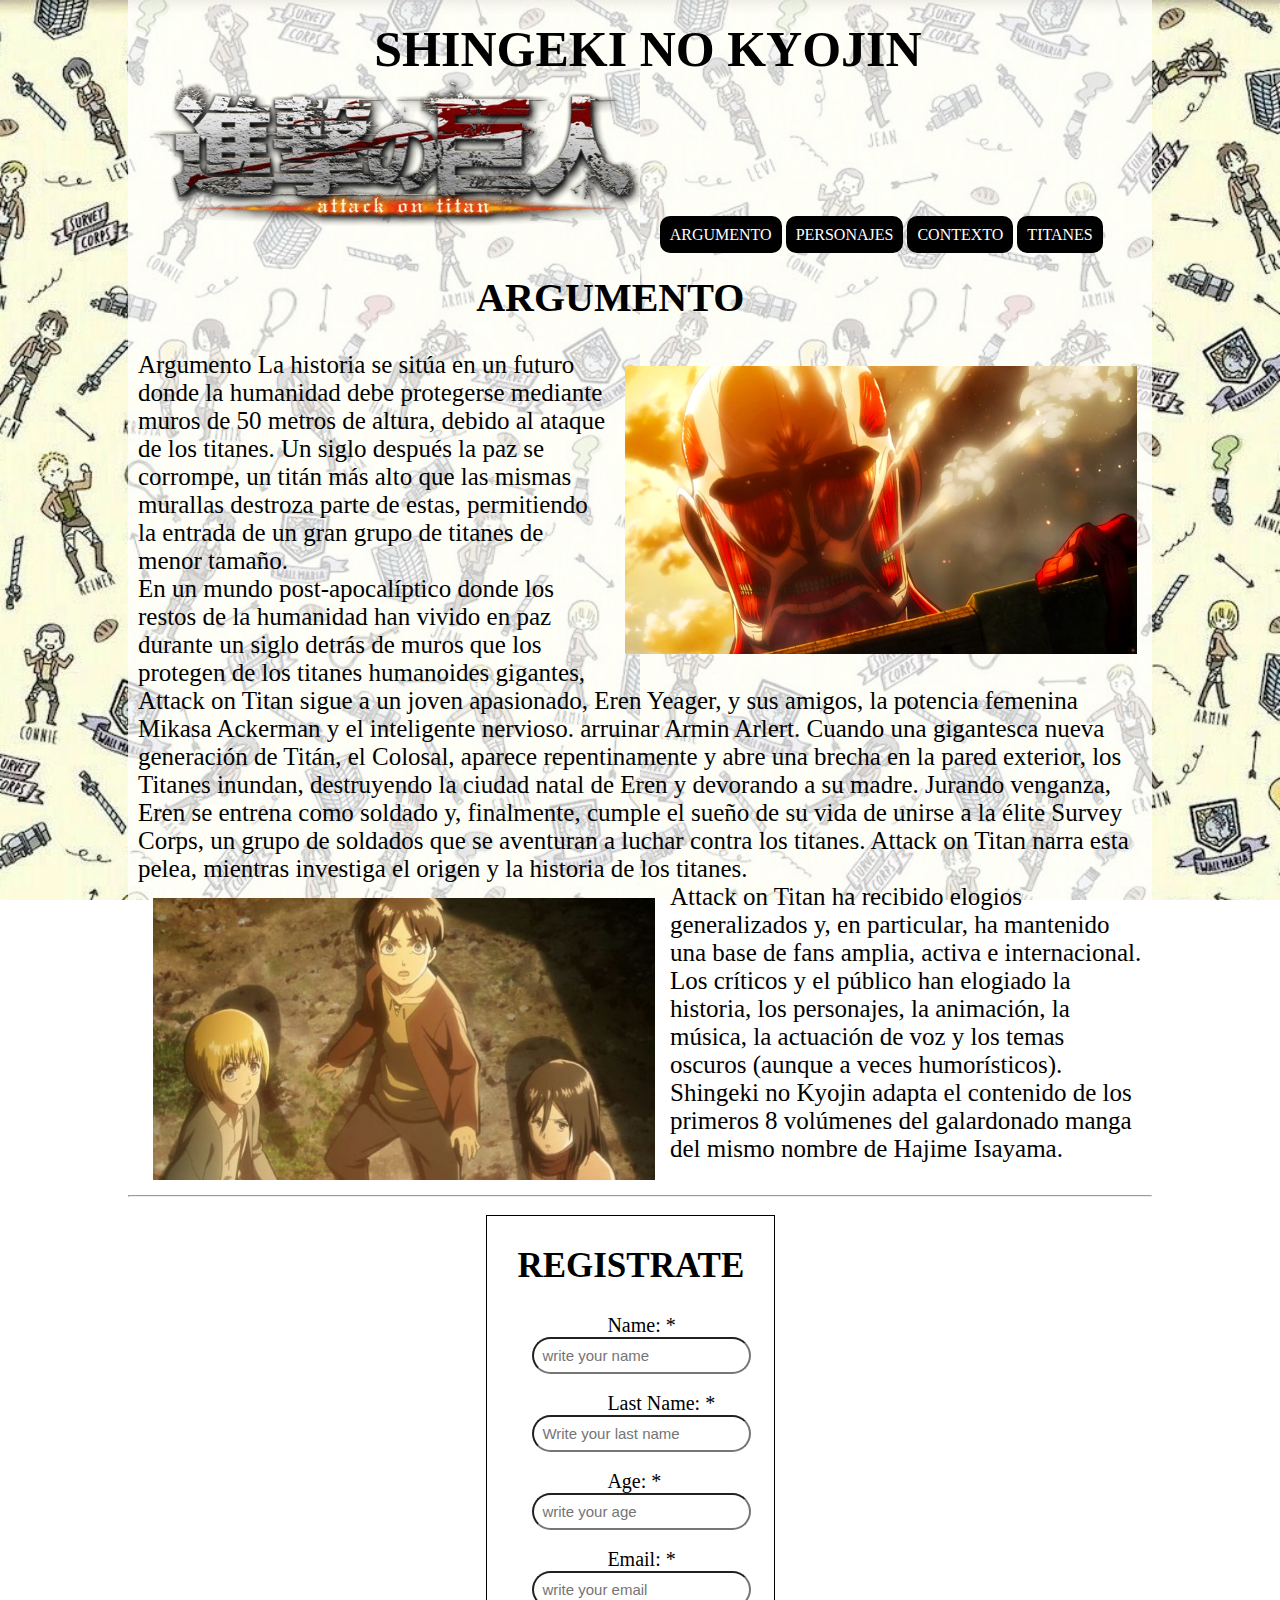
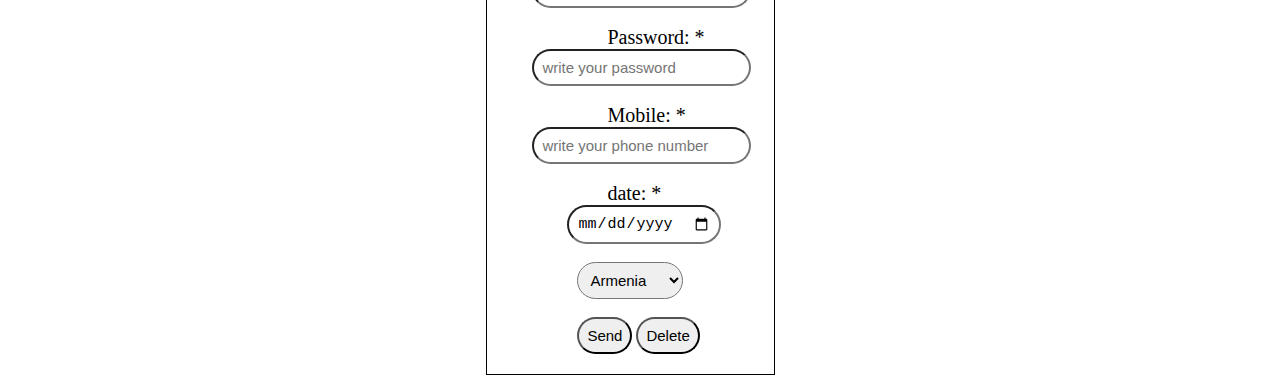
<file: index.html>
<!DOCTYPE html>
<html lang="en">
<head>
    <meta charset="UTF-8">
    <meta http-equiv="X-UA-Compatible" content="IE=edge">
    <meta name="viewport" content="width=device-width, initial-scale=1.0">
    <title>Shingeki no kyojin</title>
    <link rel="stylesheet" href="style.css">
</head>
<body>
    <main>
        <header>
        <h1 class="titulo">SHINGEKI NO KYOJIN</h1>
        <div class="logo" alt="Logo"></div>
        <img src="images/logo shingeki.png" id="logo">

        <nav>
            <ul>
                <li><a href="index.html">ARGUMENTO</a></li>
                <li><a href="personajes.html">PERSONAJES</a></li>
                <li><a href="contexto.html">CONTEXTO</a></li>
                <li><a href="titanes.html">TITANES</a></li>
            </ul>
        </nav>
        <div class="clear"></div>
        </header>

        <section>
            <h2 class="argumento">ARGUMENTO</h2>
            <img src="images/TitanColosalAsomado.png" alt="" class="titan">
            <p class="argumento-content">Argumento La historia se sitúa en un futuro donde la humanidad debe protegerse mediante muros de 50 metros de altura, debido al ataque de los titanes. Un siglo después la paz se corrompe, un titán más alto que las mismas murallas destroza parte de estas, permitiendo la entrada de un gran grupo de titanes de menor tamaño.
            <br>
            En un mundo post-apocalíptico donde los restos de la humanidad han vivido en paz durante un siglo detrás de muros que los protegen de los titanes humanoides gigantes, Attack on Titan sigue a un joven apasionado, Eren Yeager, y sus amigos, la potencia femenina Mikasa Ackerman y el inteligente nervioso. arruinar Armin Arlert. Cuando una gigantesca nueva generación de Titán, el Colosal, aparece repentinamente y abre una brecha en la pared exterior, los Titanes inundan, destruyendo la ciudad natal de Eren y devorando a su madre. Jurando venganza, Eren se entrena como soldado y, finalmente, cumple el sueño de su vida de unirse a la élite Survey Corps, un grupo de soldados que se aventuran a luchar contra los titanes. Attack on Titan narra esta pelea, mientras investiga el origen y la historia de los titanes.
            <img src="images/amigosEREN.jpg" alt="" id="Friends">
            <br>
            
            Attack on Titan ha recibido elogios generalizados y, en particular, ha mantenido una base de fans amplia, activa e internacional. Los críticos y el público han elogiado la historia, los personajes, la animación, la música, la actuación de voz y los temas oscuros (aunque a veces humorísticos).
            Shingeki no Kyojin adapta el contenido de los primeros 8 volúmenes del galardonado manga del mismo nombre de Hajime Isayama.
            </p>
            
            <div class="clear"></div>
            
        </section>
        <hr>
        <br>
        <footer class="footer">
            <form>
                <h2 class="Names">REGISTRATE</h2>
    
                <br>
                <label for="name" id="nombre" class="formText">Name: *</label><br>
                <input type="text" id="name" placeholder="write your name" maxlength="15" required class="input"><br>
                <br>
                <label for="lestName" id="apellido" class="formText">Last Name: *</label><br>
                <input type="text" id="lestName" placeholder="Write your last name" maxlength="15" required class="input"><br>
                <br>
                <label for="age" id="age" class="formText">Age: *</label><br>
                <input type="number" id="age" placeholder="write your age" maxlength="2" required class="input"><br>
                <br>   
                <label for="email" id="email" class="formText">Email: *</label><br>
                <input type="email" id="email" placeholder="write your email" max="100" required class="input"><br>
                <br> 
                <label for="password" id="password" class="formText">Password: *</label><br>
                <input type="password" id="password" placeholder="write your password" max="100" required class="input"><br>
                <br>
                <label for="Mobile" id="Mobile" class="formText">Mobile: *</label><br>
                <input type="tel" id="Mobile" placeholder="write your phone number"  required class="input">
                <br>
                <br>
                <label for="date" placeholder="" id="date" class="formText">date: *</label><br>
                <input type="date" id="date"   required class="input-1">
                <br>
                <br>
                <select name="ciudad" class="input-2">
                    <option value="Aremnia">Armenia</option>
    
                    <option value="Manizales">Manizales</option>
    
                    <option value="Pereira">Pereira</option>
                </select>
                <br>
                <br>
                <input type="submit" value="Send" class="input-2"></input>
                <input type="reset" value="Delete" id="delete"></input>
            </form>

        </footer>
        <div class="clear"></div>
    </main>
    
</body>
</html>
</file>
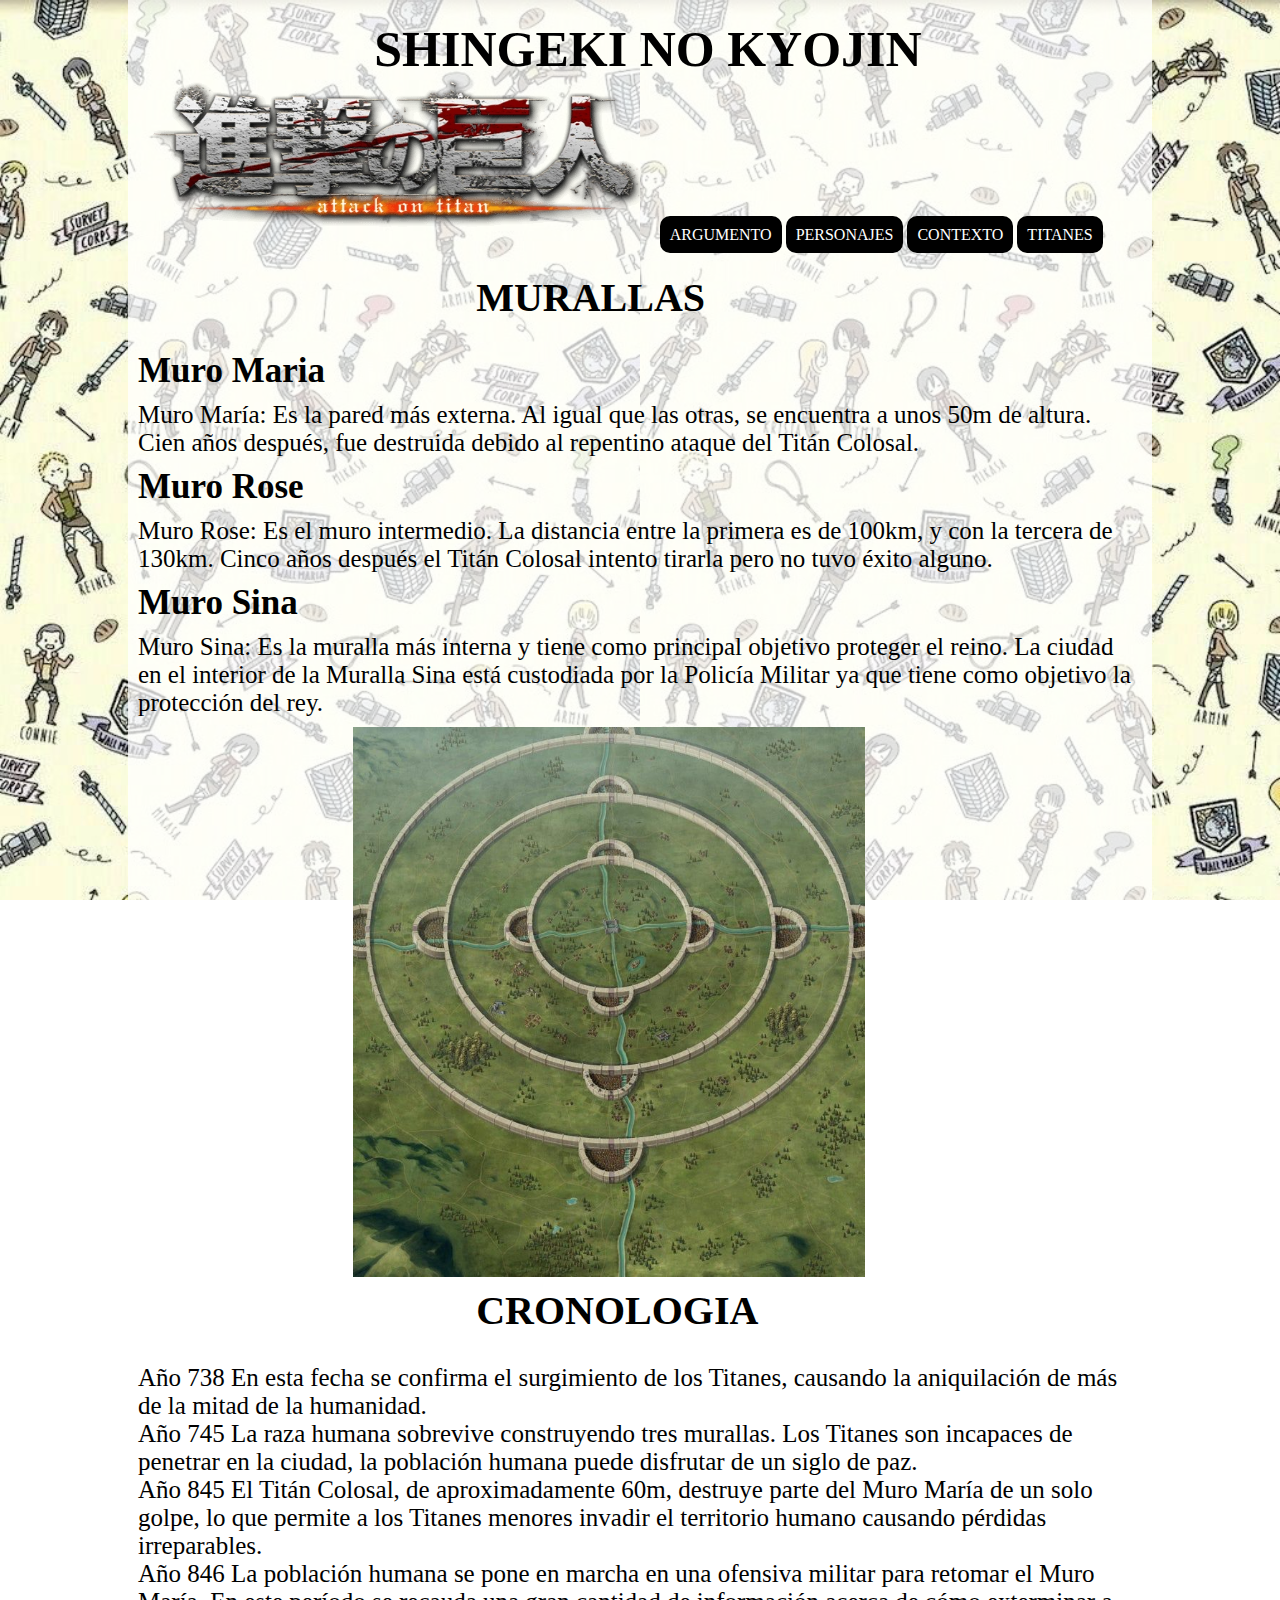
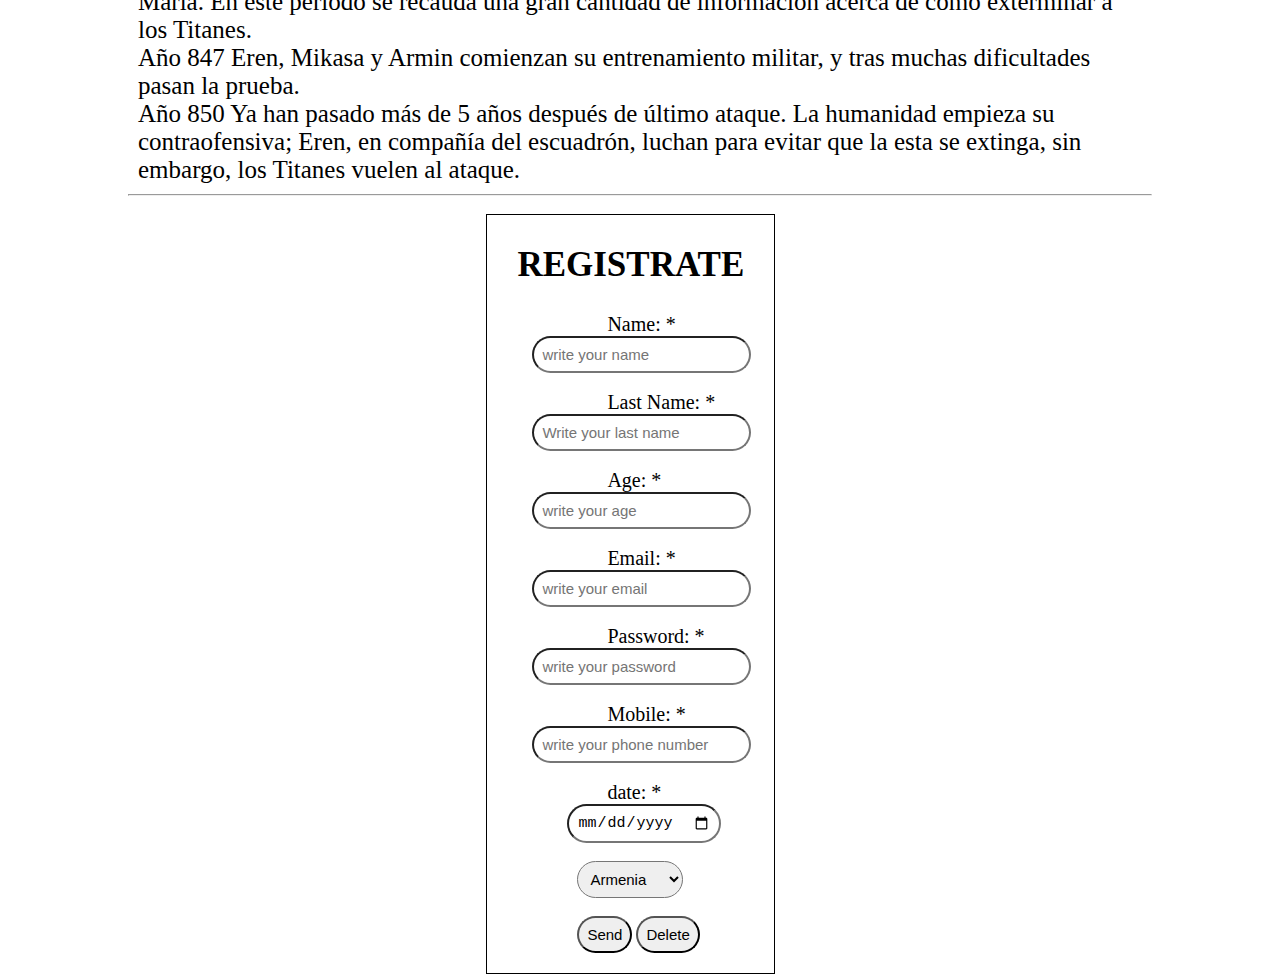
<file: contexto.html>
<!DOCTYPE html>
<html lang="en">
<head>
    <meta charset="UTF-8">
    <meta http-equiv="X-UA-Compatible" content="IE=edge">
    <meta name="viewport" content="width=device-width, initial-scale=1.0">
    <title>Shingeki no kyojin</title>
    <link rel="stylesheet" href="style.css">
</head>
<body>
    <main>
        <header>
        <h1 class="titulo">SHINGEKI NO KYOJIN</h1>
        <div class="logo" alt="Logo"></div>
        <img src="images/logo shingeki.png" id="logo">

        <nav>
            <ul>
                <li><a href="index.html">ARGUMENTO</a></li>
                <li><a href="personajes.html">PERSONAJES</a></li>
                <li><a href="contexto.html">CONTEXTO</a></li>
                <li><a href="titanes.html">TITANES</a></li>
            </ul>
        </nav>
        <div class="clear"></div>
        </header>

        <section>
            <h2 class="argumento">MURALLAS</h2>
            <h3 class="Names">Muro Maria</h3>
            <p class="argumento-content">Muro María: Es la pared más externa. Al igual que las otras, se encuentra a unos 50m de altura. Cien años después, fue destruida debido al repentino ataque del Titán Colosal.</p>
            <h3 class="Names">Muro Rose</h3>
            <p class="argumento-content">Muro Rose: Es el muro intermedio. La distancia entre la primera es de 100km, y con la tercera de 130km. Cinco años después el Titán Colosal intento tirarla pero no tuvo éxito alguno.</p>
            <h3 class="Names">Muro Sina</h3>
            <p class="argumento-content">Muro Sina: Es la muralla más interna y tiene como principal objetivo proteger el reino. La ciudad en el interior de la Muralla Sina está custodiada por la Policía Militar ya que tiene como objetivo la protección del rey.</p>

            <img src="images/murallas.jpg" alt="" class="murallas">
            <div class="clear"></div>

            <h2 class="argumento">CRONOLOGIA</h2>
            <p class="argumento-content">Año 738 En esta fecha se confirma el surgimiento de los Titanes, causando la aniquilación de más de la mitad de la humanidad. 
            <br>
            Año 745 La raza humana sobrevive construyendo tres murallas. Los Titanes son incapaces de penetrar en la ciudad, la población humana puede disfrutar de un siglo de paz.
            <br>
            Año 845 El Titán Colosal, de aproximadamente 60m, destruye parte del Muro María de un solo golpe, lo que permite a los Titanes menores invadir el territorio humano causando pérdidas irreparables.
            <br>
            Año 846 La población humana se pone en marcha en una ofensiva militar para retomar el Muro María. En este período se recauda una gran cantidad de información acerca de cómo exterminar a los Titanes.
            <br>
            Año 847 Eren, Mikasa y Armin comienzan su entrenamiento militar, y tras muchas dificultades pasan la prueba.
            <br>
            Año 850 Ya han pasado más de 5 años después de último ataque. La humanidad empieza su contraofensiva; Eren, en compañía del escuadrón, luchan para evitar que la esta se extinga, sin embargo, los Titanes vuelen al ataque.</p>

        </section>
        <hr>
        <br>
        <footer class="footer">
            <form>
                <h2 class="Names">REGISTRATE</h2>
    
                <br>
                <label for="name" id="nombre" class="formText">Name: *</label><br>
                <input type="text" id="name" placeholder="write your name" maxlength="15" required class="input"><br>
                <br>
                <label for="lestName" id="apellido" class="formText">Last Name: *</label><br>
                <input type="text" id="lestName" placeholder="Write your last name" maxlength="15" required class="input"><br>
                <br>
                <label for="age" id="age" class="formText">Age: *</label><br>
                <input type="number" id="age" placeholder="write your age" maxlength="2" required class="input"><br>
                <br>   
                <label for="email" id="email" class="formText">Email: *</label><br>
                <input type="email" id="email" placeholder="write your email" max="100" required class="input"><br>
                <br> 
                <label for="password" id="password" class="formText">Password: *</label><br>
                <input type="password" id="password" placeholder="write your password" max="100" required class="input"><br>
                <br>
                <label for="Mobile" id="Mobile" class="formText">Mobile: *</label><br>
                <input type="tel" id="Mobile" placeholder="write your phone number"  required class="input">
                <br>
                <br>
                <label for="date" placeholder="" id="date" class="formText">date: *</label><br>
                <input type="date" id="date"   required class="input-1">
                <br>
                <br>
                <select name="ciudad" class="input-2">
                    <option value="Aremnia">Armenia</option>
    
                    <option value="Manizales">Manizales</option>
    
                    <option value="Pereira">Pereira</option>
                </select>
                <br>
                <br>
                <input type="submit" value="Send" class="input-2"></input>
                <input type="reset" value="Delete" id="delete"></input>
            </form>

        </footer>
        <div class="clear"></div>
    </main>
    
</body>
</html>
</file>
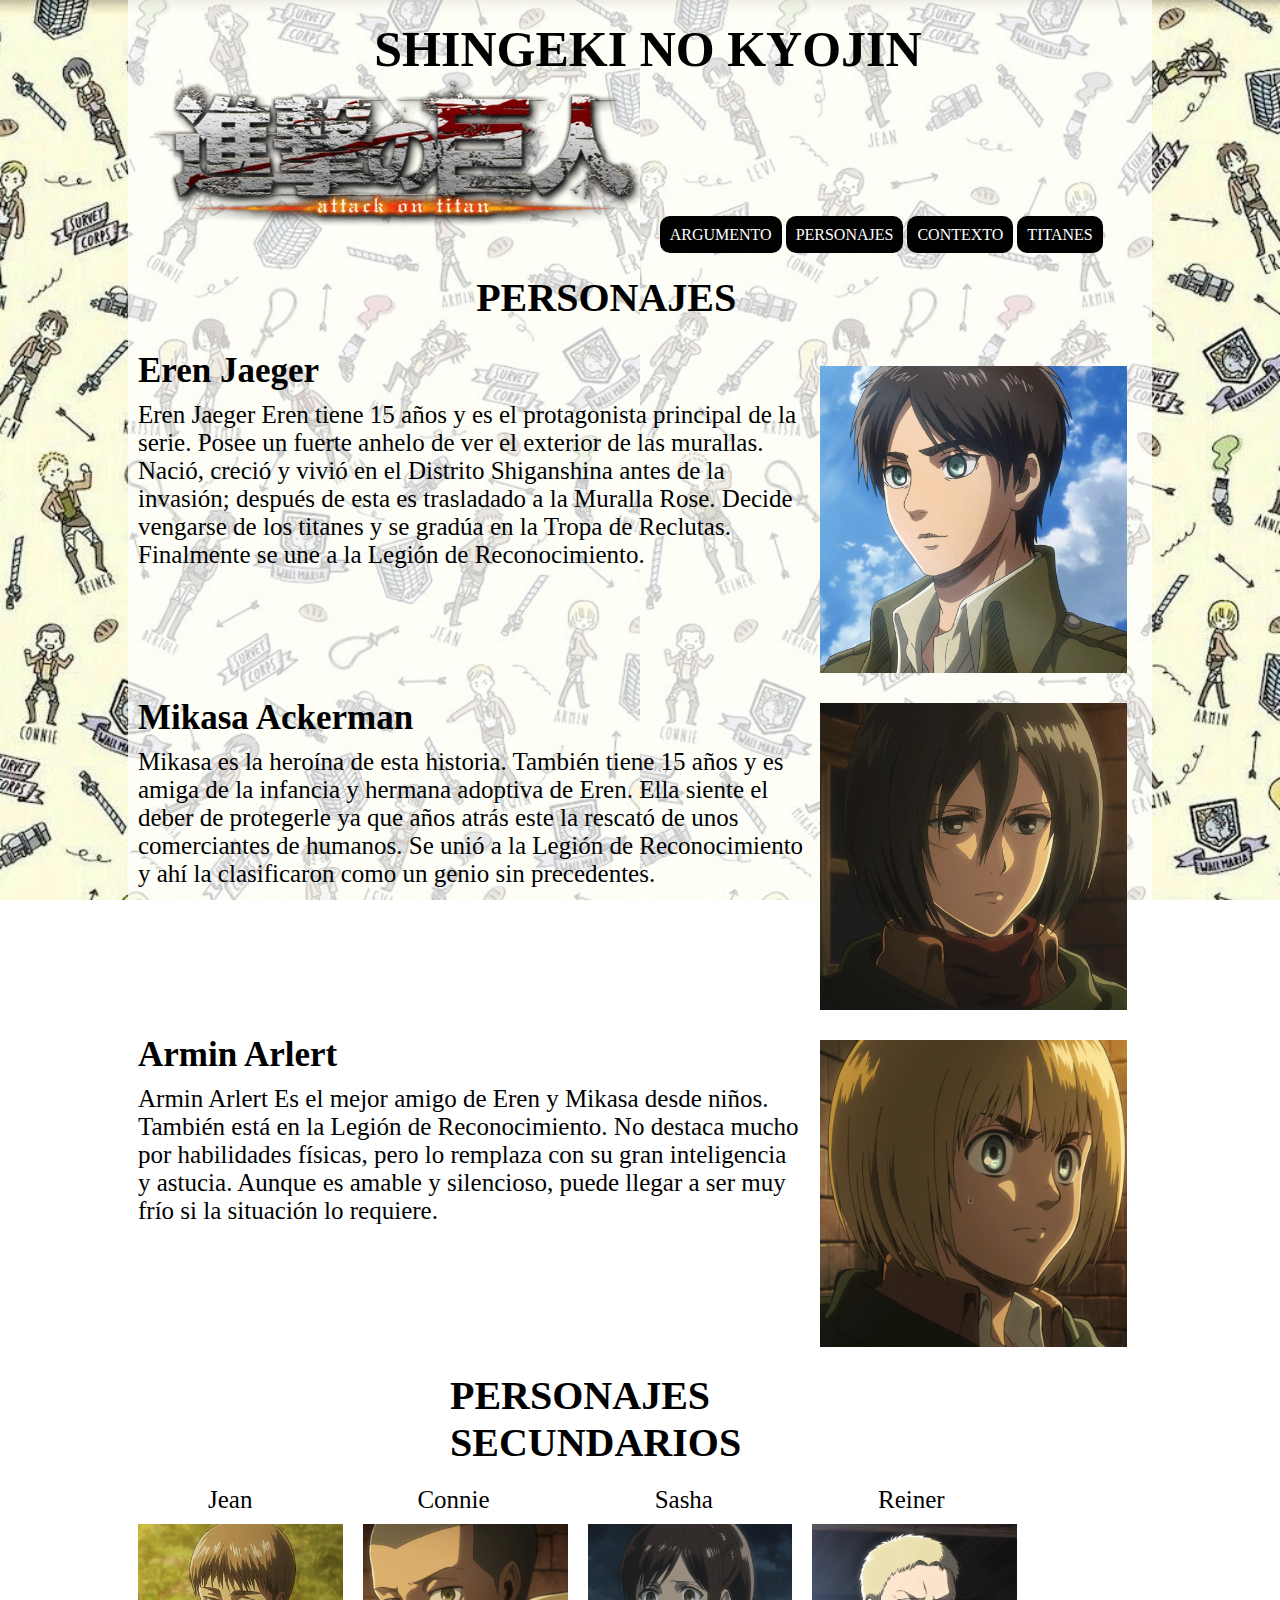
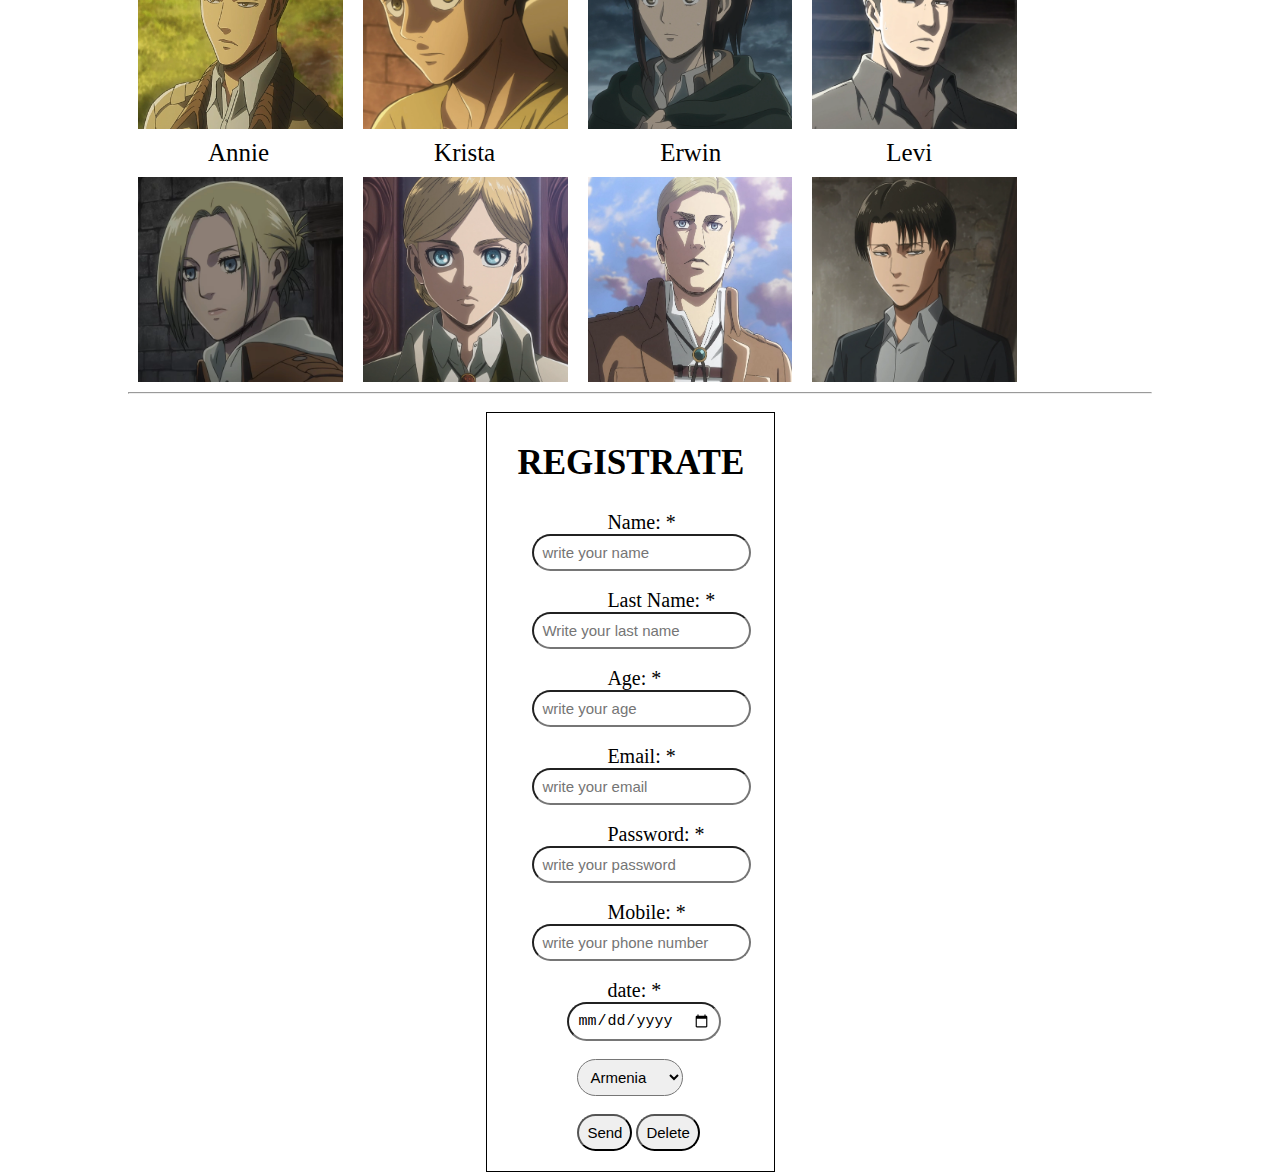
<file: personajes.html>
<!DOCTYPE html>
<html lang="en">
<head>
    <meta charset="UTF-8">
    <meta http-equiv="X-UA-Compatible" content="IE=edge">
    <meta name="viewport" content="width=device-width, initial-scale=1.0">
    <title>Shingeki no kyojin</title>
    <link rel="stylesheet" href="style.css">
</head>
<body>
    <main>
        <header>
        <h1 class="titulo">SHINGEKI NO KYOJIN</h1>
        <div class="logo" alt="Logo"></div>
        <img src="images/logo shingeki.png" id="logo">

        <nav>
            <ul>
                <li><a href="index.html">ARGUMENTO</a></li>
                <li><a href="personajes.html">PERSONAJES</a></li>
                <li><a href="contexto.html">CONTEXTO</a></li>
                <li><a href="titanes.html">TITANES</a></li>
            </ul>
        </nav>
        <div class="clear"></div>
        </header>

        <section>
            <h2 class="argumento">PERSONAJES</h2>
            <img src="images/eren.jpg" alt="" class="eren">
            <h3 class="Names">Eren Jaeger</h3>
            <p class="argumento-content">Eren Jaeger Eren tiene 15 años y es el protagonista principal de la serie. Posee un fuerte anhelo de ver el exterior de las murallas. Nació, creció y vivió en el Distrito Shiganshina antes de la invasión; después de esta es trasladado a la Muralla Rose. Decide vengarse de los titanes y se gradúa en la Tropa de Reclutas. Finalmente se une a la Legión de Reconocimiento.
            <br>
            </p>
            <div class="clear"></div>
            <img src="images/mikasa.jpg" alt="" class="eren">
            <h3 class="Names">Mikasa Ackerman</h3>
            <p class="argumento-content"> Mikasa es la heroína de esta historia. También tiene 15 años y es amiga de la infancia y hermana adoptiva de Eren. Ella siente el deber de protegerle ya que años atrás este la rescató de unos comerciantes de humanos. Se unió a la Legión de Reconocimiento y ahí la clasificaron como un genio sin precedentes.
            </p>
            <div class="clear"></div>
            <img src="images/armin.jpg" alt="" class="eren">
            <h3 class="Names">Armin Arlert</h3>
            <p class="argumento-content">Armin Arlert Es el mejor amigo de Eren y Mikasa desde niños. También está en la Legión de Reconocimiento. No destaca mucho por habilidades físicas, pero lo remplaza con su gran inteligencia y astucia. Aunque es amable y silencioso, puede llegar a ser muy frío si la situación lo requiere.</p>
            <div class="clear"></div>
            <h2 class="argumento-1">PERSONAJES SECUNDARIOS</h2>
            <p class="secundario-content-j">Jean</p>
            <p class="secundario-content">Connie</p>
            <p class="secundario-content">Sasha</p>
            <p class="secundario-content">Reiner</p>
            <div class="clear"></div>
            <img src="images/jean.jpg" alt="" class="secundarios">
            <img src="images/connie.jpg" alt="" class="secundarios">
            <img src="images/sasha.jpg" alt="" class="secundarios">
            <img src="images/reiner.jpg" alt="" class="secundarios">
            <div class="clear"></div>
            <p class="secundario-content-j">Annie</p>
            <p class="secundario-content">Krista</p>
            <p class="secundario-content">Erwin</p>
            <p class="secundario-content">Levi</p>
            <div class="clear"></div>
            <img src="images/annie.jpg" alt="" class="secundarios">
            <img src="images/krista.jpg" alt="" class="secundarios">
            <img src="images/erwin.jpg" alt="" class="secundarios">
            <img src="images/levi.jpg" alt="" class="secundarios">

            
            <div class="clear"></div>
            
        </section>
        <hr>
        <br>
        <footer class="footer">
            <form>
                <h2 class="Names">REGISTRATE</h2>
    
                <br>
                <label for="name" id="nombre" class="formText">Name: *</label><br>
                <input type="text" id="name" placeholder="write your name" maxlength="15" required class="input"><br>
                <br>
                <label for="lestName" id="apellido" class="formText">Last Name: *</label><br>
                <input type="text" id="lestName" placeholder="Write your last name" maxlength="15" required class="input"><br>
                <br>
                <label for="age" id="age" class="formText">Age: *</label><br>
                <input type="number" id="age" placeholder="write your age" maxlength="2" required class="input"><br>
                <br>   
                <label for="email" id="email" class="formText">Email: *</label><br>
                <input type="email" id="email" placeholder="write your email" max="100" required class="input"><br>
                <br> 
                <label for="password" id="password" class="formText">Password: *</label><br>
                <input type="password" id="password" placeholder="write your password" max="100" required class="input"><br>
                <br>
                <label for="Mobile" id="Mobile" class="formText">Mobile: *</label><br>
                <input type="tel" id="Mobile" placeholder="write your phone number"  required class="input">
                <br>
                <br>
                <label for="date" placeholder="" id="date" class="formText">date: *</label><br>
                <input type="date" id="date"   required class="input-1">
                <br>
                <br>
                <select name="ciudad" class="input-2">
                    <option value="Aremnia">Armenia</option>
    
                    <option value="Manizales">Manizales</option>
    
                    <option value="Pereira">Pereira</option>
                </select>
                <br>
                <br>
                <input type="submit" value="Send" class="input-2"></input>
                <input type="reset" value="Delete" id="delete"></input>
            </form>

        </footer>
        <div class="clear"></div>
    </main>
    
</body>
</html>
</file>
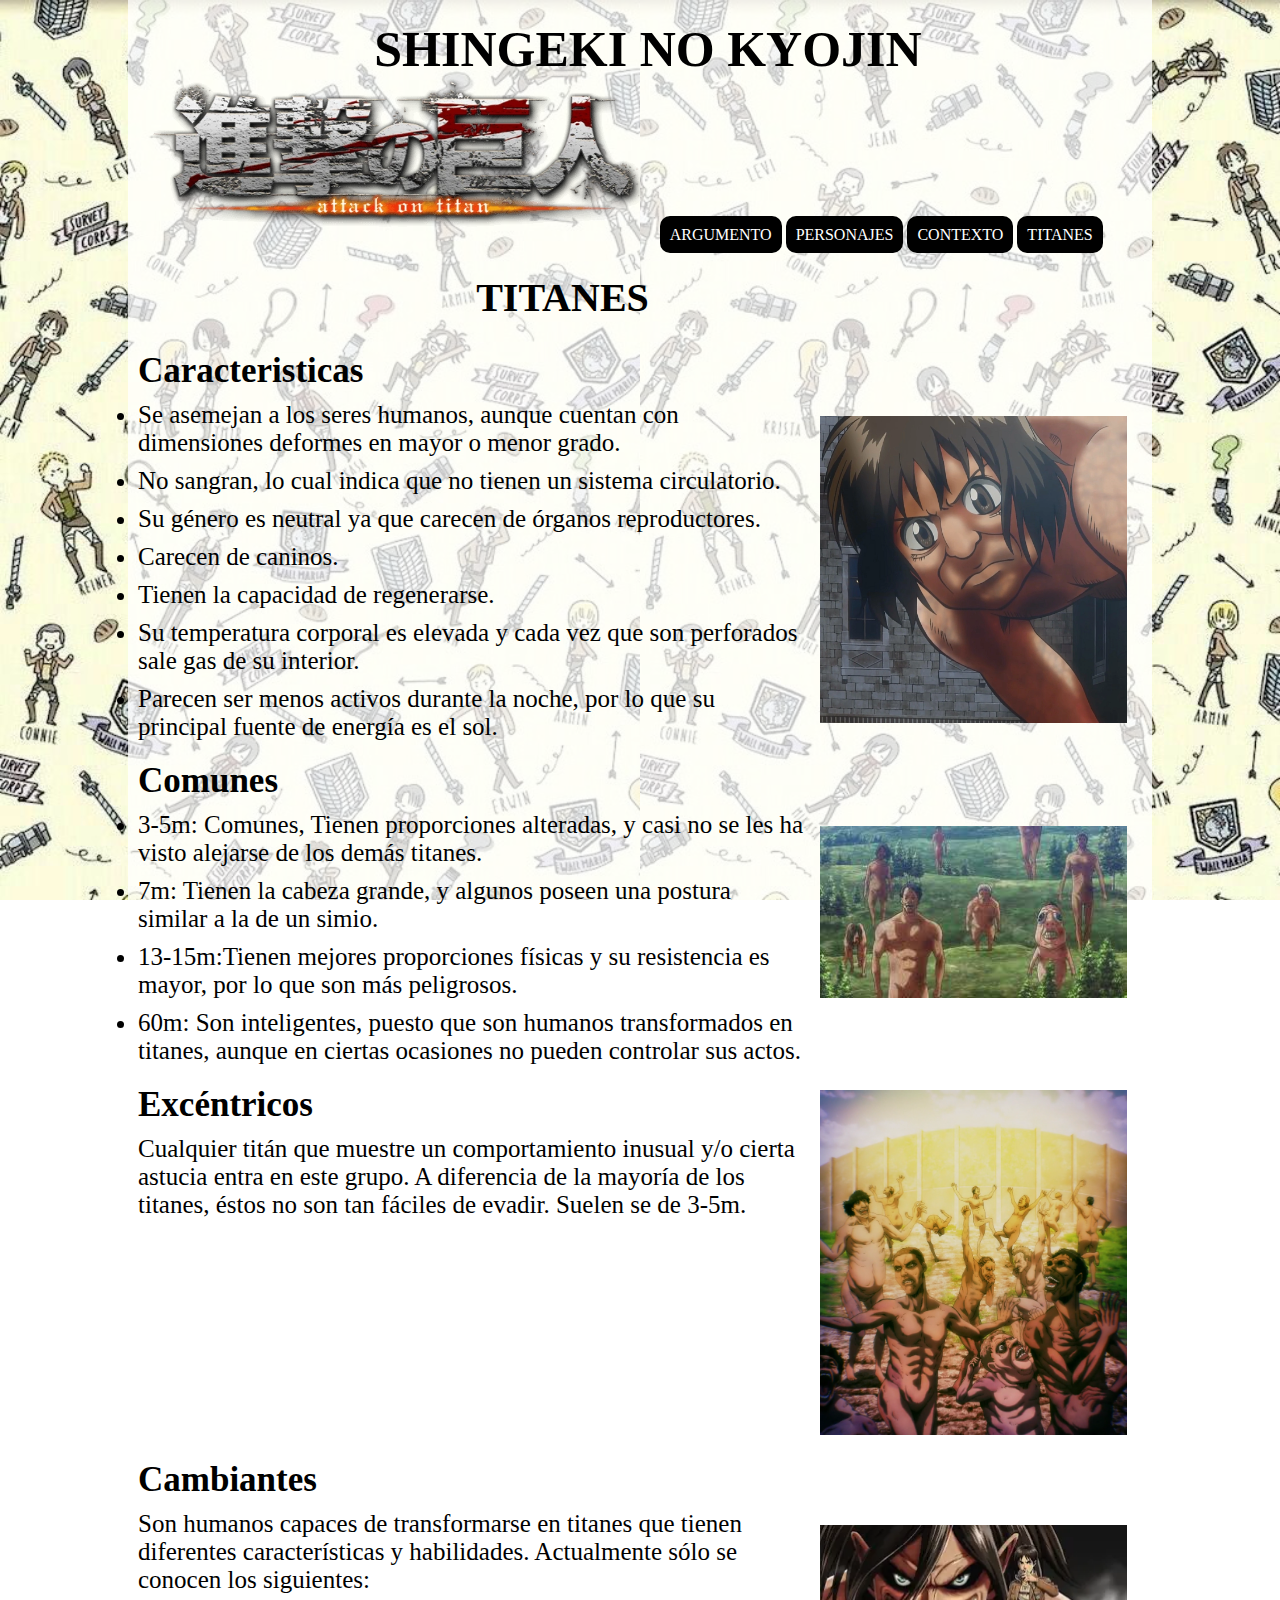
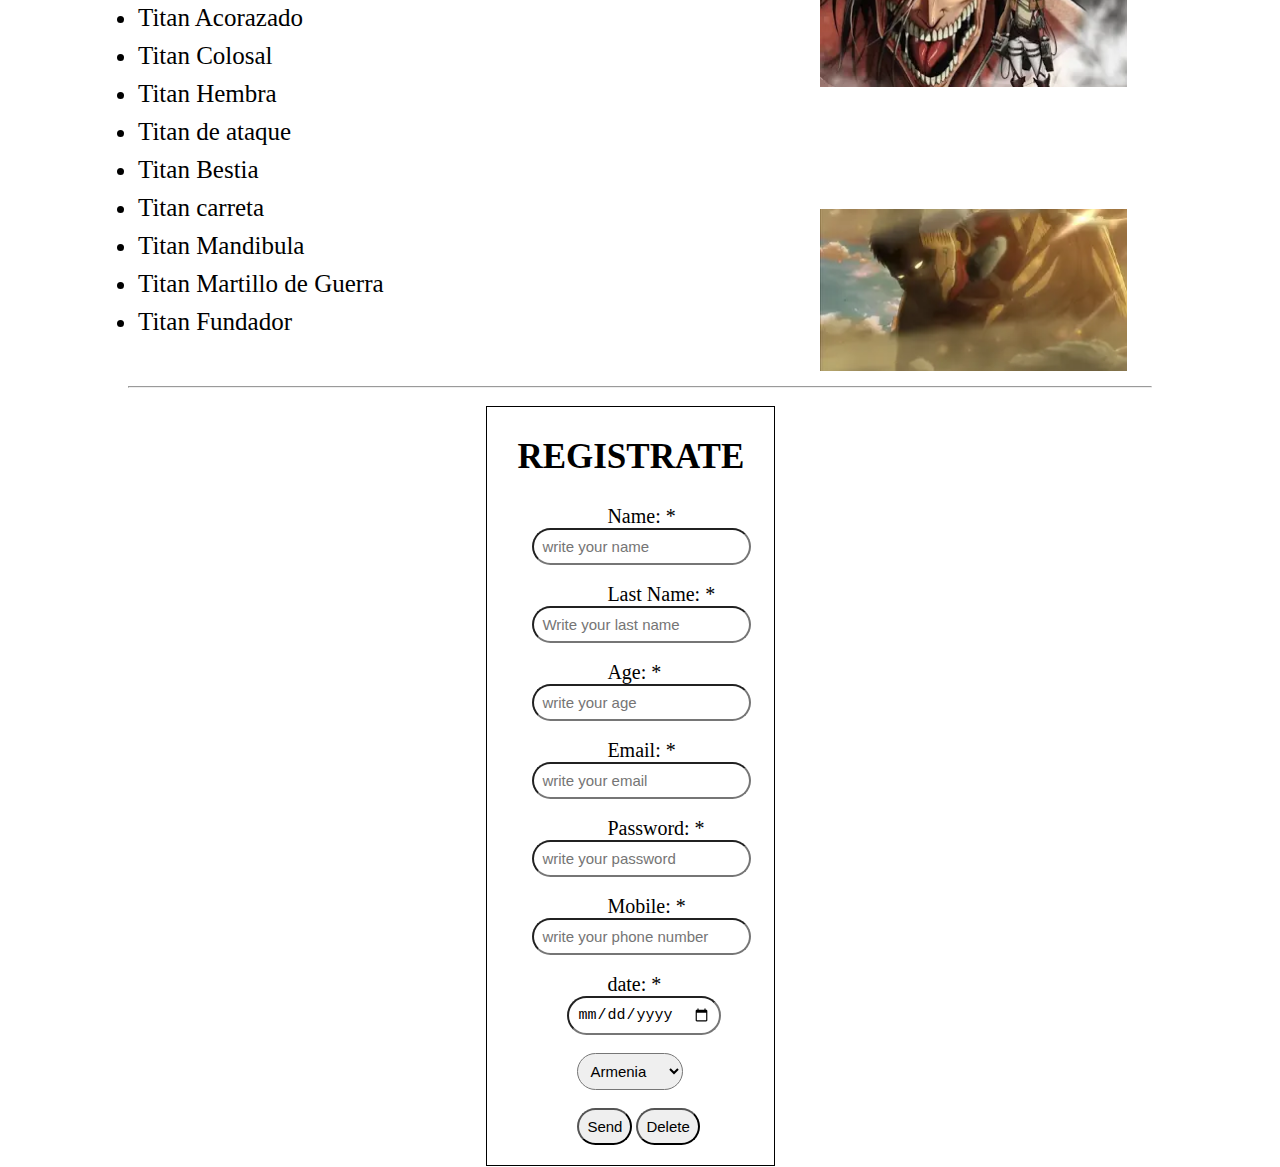
<file: titanes.html>
<!DOCTYPE html>
<html lang="en">
<head>
    <meta charset="UTF-8">
    <meta http-equiv="X-UA-Compatible" content="IE=edge">
    <meta name="viewport" content="width=device-width, initial-scale=1.0">
    <title>Shingeki no kyojin</title>
    <link rel="stylesheet" href="style.css">
</head>
<body>
    <main>
        <header>
        <h1 class="titulo">SHINGEKI NO KYOJIN</h1>
        <div class="logo" alt="Logo"></div>
        <img src="images/logo shingeki.png" id="logo">

        <nav>
            <ul>
                <li><a href="index.html">ARGUMENTO</a></li>
                <li><a href="personajes.html">PERSONAJES</a></li>
                <li><a href="contexto.html">CONTEXTO</a></li>
                <li><a href="titanes.html">TITANES</a></li>
            </ul>
        </nav>
        <div class="clear"></div>
        </header>

        <section>
            <h2 class="argumento">TITANES</h2>
            <h3 class="Names">Caracteristicas</h3>
            <img src="images/titan1.jpg" alt="" class="eren">
            <li class="argumento-content">Se asemejan a los seres humanos, aunque cuentan con dimensiones deformes en mayor o menor grado.</li>
            <li class="argumento-content">No sangran, lo cual indica que no tienen un sistema circulatorio.</li>
            <li class="argumento-content"> Su género es neutral ya que carecen de órganos reproductores.</li>
            <li class="argumento-content">Carecen de caninos. </li>
            <li class="argumento-content">Tienen la capacidad de regenerarse.  </li>
            <li class="argumento-content">Su temperatura corporal es elevada y cada vez que son perforados sale gas de su interior.</li>
            <li class="argumento-content">Parecen ser menos activos durante la noche, por lo que su principal fuente de energía es el sol.</li>
            <div class="clear"></div>
            
            <h3 class="Names">Comunes</h3>
            <img src="images/comunes.jpg" alt="" class="eren">
            <li class="argumento-content">3-5m: Comunes, Tienen proporciones alteradas, y casi no se les ha visto alejarse de los demás titanes.</li>
            <li class="argumento-content">7m: Tienen la cabeza grande, y algunos poseen una postura similar a la de un simio.</li>
            <li class="argumento-content">13-15m:Tienen mejores proporciones físicas y su resistencia es mayor, por lo que son más peligrosos. </li>
            <li class="argumento-content">60m: Son inteligentes, puesto que son humanos transformados en titanes, aunque en ciertas ocasiones no pueden controlar sus actos.</li>
            <div class="clear"></div>
            
            <img src="images/excentricos.jpg" alt="" class="eren">
            <h3 class="Names">Excéntricos</h3>
            <p class="argumento-content">Cualquier titán que muestre un comportamiento inusual y/o cierta astucia entra en este grupo. A diferencia de la mayoría de los titanes, éstos no son tan fáciles de evadir. Suelen se de 3-5m.</p>
            <div class="clear"></div>
            
            <h3 class="Names">Cambiantes</h3>
            
            <img src="images/ataque.jpg" alt="" class="eren">
            <p class="argumento-content"> Son humanos capaces de transformarse en titanes que tienen diferentes características y habilidades. Actualmente sólo se conocen los siguientes:</p>
            <li class="argumento-content">Titan Acorazado</li>
            <li class="argumento-content">Titan Colosal</li>
            <li class="argumento-content">Titan Hembra</li>
            <li class="argumento-content">Titan de ataque</li>
            <li class="argumento-content">Titan Bestia</li>
            <img src="images/acorazado.jpg" alt="" class="eren">        
            <li class="argumento-content">Titan carreta</li>
            <li class="argumento-content">Titan Mandibula</li>
            <li class="argumento-content">Titan Martillo de Guerra</li>
            <li class="argumento-content">Titan Fundador</li>
            <div class="clear"></div>
        </section>
        <hr>
        <br>
        <footer class="footer">
            <form>
                <h2 class="Names">REGISTRATE</h2>
    
                <br>
                <label for="name" id="nombre" class="formText">Name: *</label><br>
                <input type="text" id="name" placeholder="write your name" maxlength="15" required class="input"><br>
                <br>
                <label for="lestName" id="apellido" class="formText">Last Name: *</label><br>
                <input type="text" id="lestName" placeholder="Write your last name" maxlength="15" required class="input"><br>
                <br>
                <label for="age" id="age" class="formText">Age: *</label><br>
                <input type="number" id="age" placeholder="write your age" maxlength="2" required class="input"><br>
                <br>   
                <label for="email" id="email" class="formText">Email: *</label><br>
                <input type="email" id="email" placeholder="write your email" max="100" required class="input"><br>
                <br> 
                <label for="password" id="password" class="formText">Password: *</label><br>
                <input type="password" id="password" placeholder="write your password" max="100" required class="input"><br>
                <br>
                <label for="Mobile" id="Mobile" class="formText">Mobile: *</label><br>
                <input type="tel" id="Mobile" placeholder="write your phone number"  required class="input">
                <br>
                <br>
                <label for="date" placeholder="" id="date" class="formText">date: *</label><br>
                <input type="date" id="date"   required class="input-1">
                <br>
                <br>
                <select name="ciudad" class="input-2">
                    <option value="Aremnia">Armenia</option>
    
                    <option value="Manizales">Manizales</option>
    
                    <option value="Pereira">Pereira</option>
                </select>
                <br>
                <br>
                <input type="submit" value="Send" class="input-2"></input>
                <input type="reset" value="Delete" id="delete"></input>
            </form>

        </footer>
        <div class="clear"></div>
    </main>
    
</body>
</html>
</file>
<file: style.css>
*{
    margin: 0;
    padding: 0;
    box-sizing: border-box;
}

body{

    background: url("images/fondo\ shingeki.png");
    background-attachment: fixed;
    
}
.titulo{

    margin-left: 23%;
    font-size:50px;
}


#logo{
    width: 500px;
    height: 150px;
    float: left;
    /* margin-le: 15px; */
}


main{
    width: 1024px;
    background:rgba(255, 255, 255, 0.75);
    margin: 0 auto;
}

header{
    padding: 20px;
}

.clear{
    clear: both;
}

nav{
    width: 48%;
    float: right;
    margin-top: 15%;
}



nav ul li{
    display: inline-block;
    text-transform: uppercase;
}

nav ul li a{

    text-decoration: none;
    background: black;
    color: white;
    padding: 10px;
    border-radius: 10px;
}

nav ul li a:hover{
    background: red;

}
.titan{
    
    width:50%;
    float:right;
    margin: 15px;
    
}
.eren{
    
    width:30%;
    height: 30%;
    float:right;
    margin: 15px 25px 15px 15px;
}


#Friends{
    width:50%;
    float:left;
    margin: 15px;
}

.argumento{
    margin: 10px 10px 30px 34%;
    font-size: 40px;
}
.argumento-1{
    width: 95px;
    margin: 10px 10px 20px 322px;
    font-size: 40px;
}

.argumento-content{

    font-size: 25px;
    margin: 10px;
}
.argumento-content-2{

    font-size: 25px;
    margin: 10px 10px 60px 10px;
}

.Names{
    margin: 10px;
    font-size: 35px;
}

.secundarios{
    width: 20%;
    height: 20%;
    float: left;
    margin: 10px;
    
}
.secundario-content{
    float: left;
    margin-left: 165px;
    font-size: 25px;
}
.secundario-content-j{
    float: left;
    margin-left: 80px;
    font-size: 25px;
}

.murallas{

    float: left;
    width: 50%;
    height: 20%;
    margin-left: 22%;
}   

.footer{

    float: left;
    padding: 20px;
    margin-left:35%;
    border: solid 1px;
    border-color: black;
}

.formText{

    font-size:20px;
    margin-left:100px;
}

.input{

    margin-left: 25px;
    border-radius: 20px;
    font-size: 15px;
    padding: 8px
}
.input-1{

    margin-left: 60px;
    border-radius: 20px;
    font-size: 15px;
    padding: 8px
}
.input-2{

    margin-left: 70px;
    border-radius: 20px;
    font-size: 15px;
    padding: 8px
}

#delete{
    border-radius: 20px;
    font-size: 15px;
    padding: 8px
}
</file>
